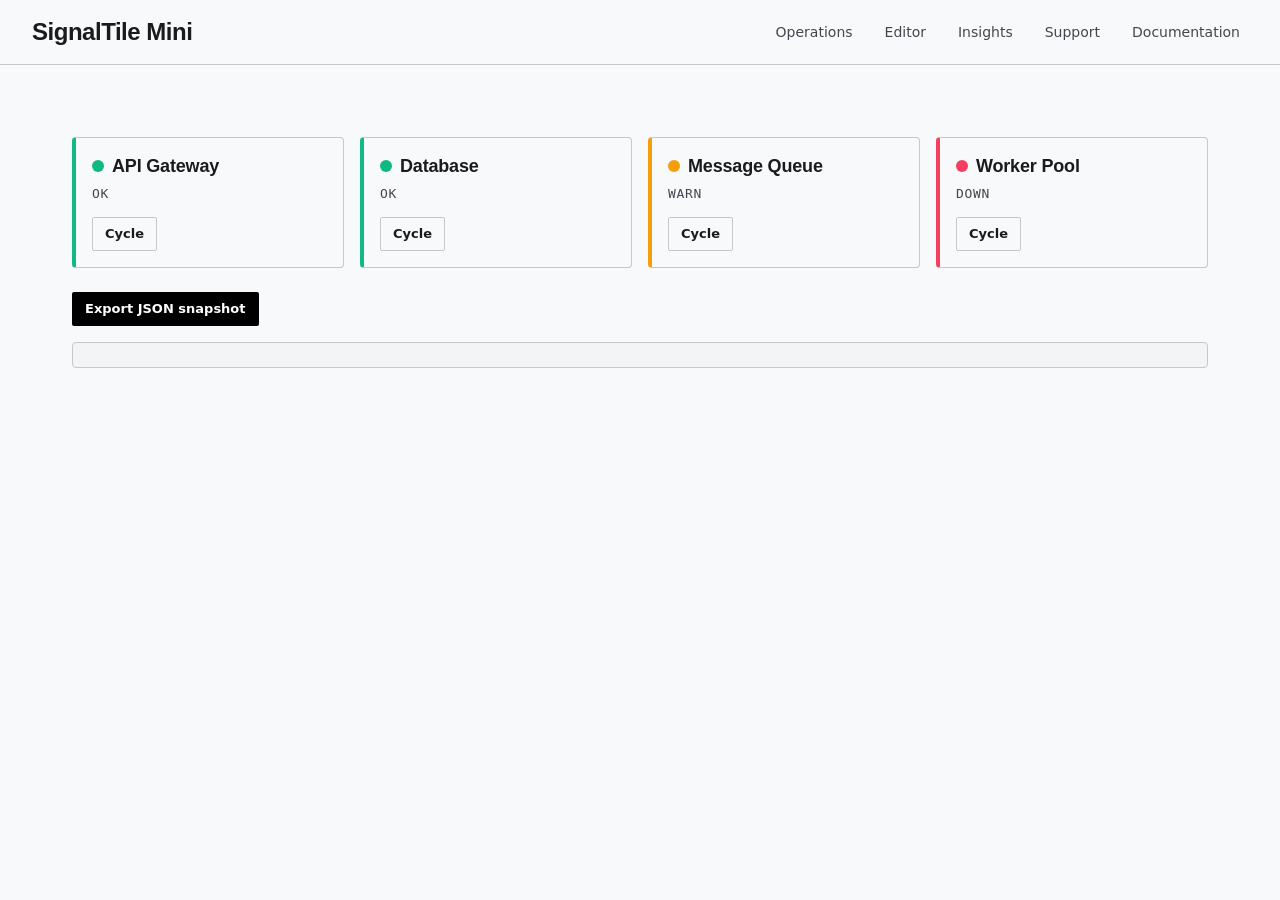
<file: index.html>
<!doctype html>
<html lang="en">
  <head>
    <meta charset="UTF-8" />
    <meta name="viewport" content="width=device-width, initial-scale=1.0" />
    <title>SignalTile Mini</title>
    <link rel="stylesheet" href="assets/css/styles.css" />
  </head>
  <body>
    <main data-setfarm-root="baseline" data-testid="setfarm-app-root" class="app-shell">
      <header class="app-header">
        <h1>SignalTile Mini</h1>
        <nav class="app-nav" aria-label="Primary">
          <a href="#operations" data-action-id="nav-operations">Operations</a>
          <a href="#editor" data-action-id="nav-editor">Editor</a>
          <a href="insights-signaltile-mini.html" data-action-id="ACT_INSIGHTS">Insights</a>
          <a href="#support" data-action-id="nav-support">Support</a>
          <a href="#documentation" data-action-id="nav-documentation">Documentation</a>
        </nav>
      </header>

      <section class="app-body">
        <div id="status-banner" class="status-banner" role="status" aria-live="polite"></div>

        <section id="tile-panel" class="tile-panel" aria-label="Signal tiles">
          <!-- Tiles are rendered by app.js -->
        </section>

        <section class="app-actions">
          <button type="button" class="btn btn-primary" data-action-id="export-summary">Export JSON snapshot</button>
        </section>

        <pre id="snapshot-output" class="snapshot-output" aria-live="polite"></pre>
      </section>
    </main>

    <script src="assets/js/signaltile-mini.state.js" defer></script>
    <script src="assets/js/signaltile-mini.storage.js" defer></script>
    <script src="assets/js/app.js" defer></script>
    <script src="assets/js/test-bridge.js" defer></script>
  </body>
</html>
</file>
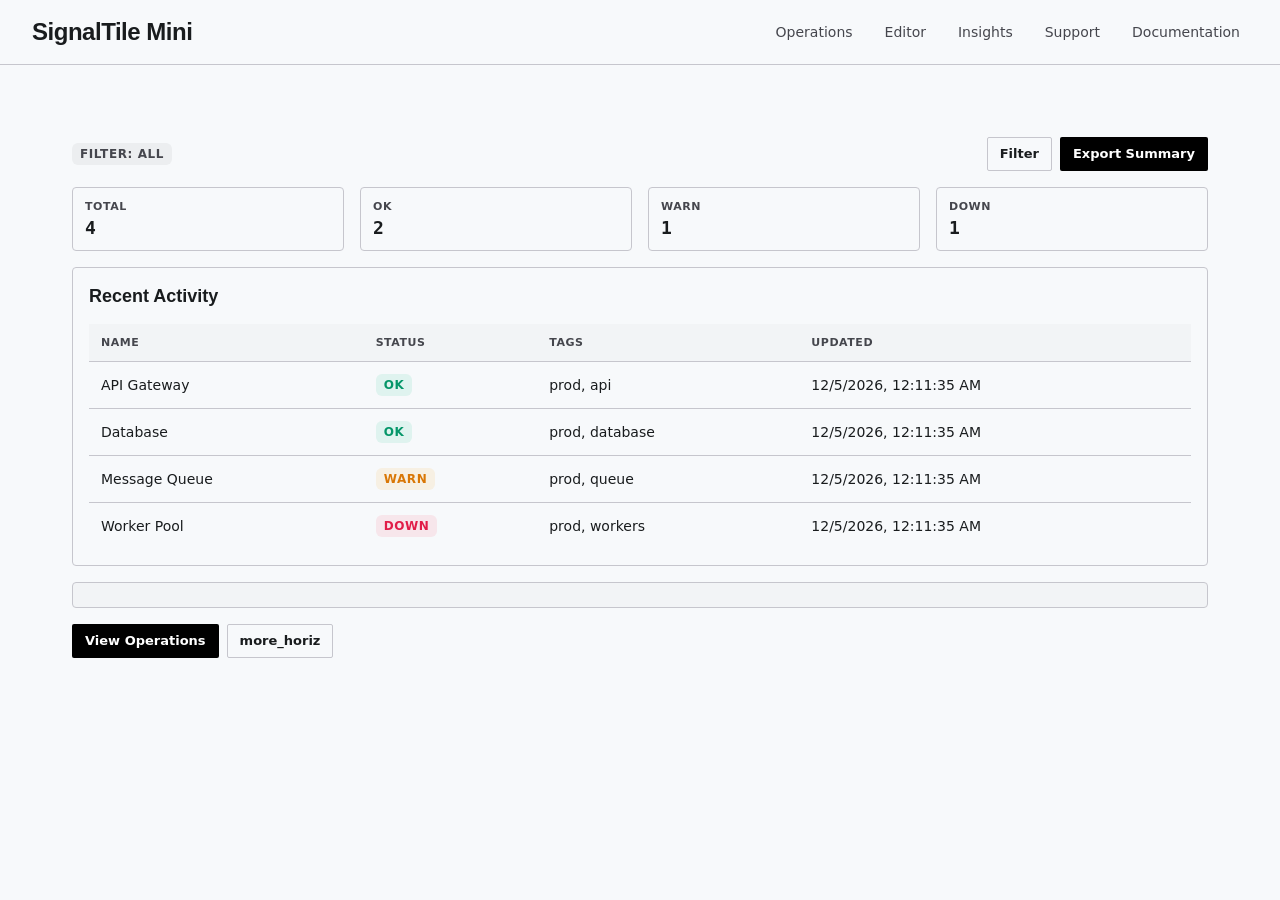
<file: insights-signaltile-mini.html>
<!doctype html>
<html lang="en">
  <head>
    <meta charset="UTF-8" />
    <meta name="viewport" content="width=device-width, initial-scale=1.0" />
    <title>Insights - SignalTile Mini</title>
    <link rel="stylesheet" href="assets/css/styles.css" />
    <style>
      .insights-toolbar {
        display: flex;
        flex-wrap: wrap;
        gap: var(--spacing-unit-4, 1rem);
        align-items: center;
        justify-content: space-between;
        margin-bottom: var(--spacing-unit-4, 1rem);
      }

      .insights-actions {
        display: flex;
        gap: var(--spacing-unit-2, 0.5rem);
        flex-wrap: wrap;
      }

      .insights-summary {
        display: grid;
        grid-template-columns: repeat(auto-fit, minmax(120px, 1fr));
        gap: var(--spacing-unit-4, 1rem);
        margin-bottom: var(--spacing-unit-4, 1rem);
      }

      .metric-card {
        background: var(--color-surface, #ffffff);
        border: 1px solid var(--color-outline-variant, #c6c6c6);
        border-radius: var(--radius-lg, 0.25rem);
        padding: var(--spacing-unit-3, 0.75rem);
      }

      .metric-label {
        display: block;
        font-size: 11px;
        font-weight: 700;
        letter-spacing: 0.05em;
        text-transform: uppercase;
        color: var(--color-on-surface-variant, #45464d);
      }

      .metric-value {
        display: block;
        font-family: var(--font-label-mono, "JetBrains Mono"), monospace;
        font-size: 18px;
        font-weight: 600;
        margin-top: var(--spacing-unit-1, 0.25rem);
      }

      .insights-panel {
        background: var(--color-surface, #ffffff);
        border: 1px solid var(--color-outline-variant, #c6c6c6);
        border-radius: var(--radius-lg, 0.25rem);
        padding: var(--spacing-unit-4, 1rem);
        margin-bottom: var(--spacing-unit-4, 1rem);
      }

      .insights-panel h2 {
        margin: 0 0 var(--spacing-unit-4, 1rem);
        font-family: var(--font-headline-md, Geist), sans-serif;
        font-size: 18px;
        font-weight: 600;
        line-height: 24px;
      }

      .filter-badge {
        display: inline-flex;
        align-items: center;
        padding: var(--spacing-unit-1, 0.25rem) var(--spacing-unit-2, 0.5rem);
        border-radius: var(--radius-md, 0.375rem);
        font-size: 12px;
        font-weight: 600;
        text-transform: uppercase;
        letter-spacing: 0.05em;
        background: var(--color-surface-container, #eceef0);
        color: var(--color-on-surface-variant, #45464d);
      }

      .activity-table {
        width: 100%;
        border-collapse: collapse;
      }

      .activity-table th,
      .activity-table td {
        padding: var(--spacing-unit-3, 0.75rem);
        text-align: left;
        border-bottom: 1px solid var(--color-outline-variant, #c6c6c6);
        font-size: 14px;
      }

      .activity-table th {
        font-size: 11px;
        font-weight: 700;
        letter-spacing: 0.05em;
        text-transform: uppercase;
        color: var(--color-on-surface-variant, #45464d);
        background: var(--color-surface-container-low, #f2f4f6);
      }

      .activity-table tr:last-child td {
        border-bottom: none;
      }

      .status-badge {
        display: inline-flex;
        align-items: center;
        padding: var(--spacing-unit-1, 0.25rem) var(--spacing-unit-2, 0.5rem);
        border-radius: var(--radius-md, 0.375rem);
        font-size: 12px;
        font-weight: 600;
        text-transform: uppercase;
        letter-spacing: 0.05em;
      }

      .status-badge.status-ok {
        background: rgba(16, 185, 129, 0.1);
        color: #059669;
      }

      .status-badge.status-warn {
        background: rgba(245, 158, 11, 0.1);
        color: #d97706;
      }

      .status-badge.status-down {
        background: rgba(244, 63, 94, 0.1);
        color: #e11d48;
      }

      .empty-state {
        text-align: center;
        color: var(--color-on-surface-variant, #45464d);
        padding: var(--spacing-unit-6, 1.5rem);
      }

      .insights-export {
        background: var(--color-surface-container-low, #f2f4f6);
        border: 1px solid var(--color-outline-variant, #c6c6c6);
        border-radius: var(--radius-lg, 0.25rem);
        padding: var(--spacing-unit-3, 0.75rem);
        font-family: var(--font-label-mono, "JetBrains Mono"), monospace;
        font-size: 12px;
        line-height: 16px;
        max-height: 320px;
        overflow: auto;
        white-space: pre-wrap;
        margin-bottom: var(--spacing-unit-4, 1rem);
      }

      .insights-bottom-actions {
        display: flex;
        gap: var(--spacing-unit-2, 0.5rem);
        flex-wrap: wrap;
      }
    </style>
  </head>
  <body>
    <main data-setfarm-root="insights" data-testid="setfarm-app-root" class="app-shell">
      <header class="app-header">
        <h1>SignalTile Mini</h1>
        <nav class="app-nav" aria-label="Primary">
          <a href="record-operations-signaltile-mini.html" data-action-id="ACT_OPERATIONS">Operations</a>
          <a href="record-editor-signaltile-mini.html" data-action-id="ACT_EDITOR">Editor</a>
          <a href="insights-signaltile-mini.html" data-action-id="ACT_INSIGHTS">Insights</a>
          <a href="index.html#support" data-action-id="ACT_SUPPORT">Support</a>
          <a href="index.html#documentation" data-action-id="ACT_DOCUMENTATION">Documentation</a>
        </nav>
      </header>

      <section class="app-body">
        <div id="status-banner" class="status-banner" role="status" aria-live="polite"></div>

        <section class="insights-toolbar" aria-label="Insights toolbar">
          <div>
            <span class="filter-badge" id="active-filter">Filter: all</span>
          </div>
          <div class="insights-actions">
            <button type="button" class="btn btn-secondary" data-action-id="ACT_FILTER_INSIGHTS">Filter</button>
            <button type="button" class="btn btn-primary" data-action-id="ACT_EXPORT_SUMMARY">Export Summary</button>
          </div>
        </section>

        <section class="insights-summary" aria-label="Insights summary">
          <div class="metric-card">
            <span class="metric-label">Total</span>
            <span id="metric-total" class="metric-value">0</span>
          </div>
          <div class="metric-card">
            <span class="metric-label">OK</span>
            <span id="metric-ok" class="metric-value">0</span>
          </div>
          <div class="metric-card">
            <span class="metric-label">Warn</span>
            <span id="metric-warn" class="metric-value">0</span>
          </div>
          <div class="metric-card">
            <span class="metric-label">Down</span>
            <span id="metric-down" class="metric-value">0</span>
          </div>
        </section>

        <section class="insights-panel" aria-labelledby="activity-title">
          <h2 id="activity-title">Recent Activity</h2>
          <table class="activity-table">
            <thead>
              <tr>
                <th>Name</th>
                <th>Status</th>
                <th>Tags</th>
                <th>Updated</th>
              </tr>
            </thead>
            <tbody id="activity-body">
              <!-- Rows rendered by insights.js -->
            </tbody>
          </table>
        </section>

        <pre id="insights-export-output" class="insights-export" aria-live="polite"></pre>

        <section class="insights-bottom-actions" aria-label="Insights footer actions">
          <button type="button" class="btn btn-primary" data-action-id="ACT_VIEW_OPERATIONS">View Operations</button>
          <button type="button" class="btn btn-secondary" data-action-id="ACT_MORE_INSIGHTS" aria-label="More options">more_horiz</button>
        </section>
      </section>
    </main>

    <script src="assets/js/us-002/act_create_record.js" defer></script>
    <script src="assets/js/us-003/act_filter_insights.js" defer></script>
    <script src="assets/js/us-003/act_export_summary.js" defer></script>
    <script>
      (function () {
        'use strict';

        function $(selector) { return document.querySelector(selector); }

        function escapeHtml(text) {
          if (text === null || text === undefined) return '';
          return String(text)
            .replace(/&/g, '&amp;')
            .replace(/</g, '&lt;')
            .replace(/>/g, '&gt;')
            .replace(/"/g, '&quot;')
            .replace(/'/g, '&#39;');
        }

        function formatDate(timestamp) {
          if (!timestamp) return '-';
          var date = new Date(timestamp);
          if (isNaN(date.getTime())) return '-';
          return date.toLocaleString();
        }

        function getFilter() {
          return (window.SignalTileInsightsState && window.SignalTileInsightsState.filter) || 'all';
        }

        function getRecords() {
          if (window.SignalTileRecords && typeof window.SignalTileRecords.getState === 'function') {
            var state = window.SignalTileRecords.getState();
            return (state && state.records) || [];
          }
          return [];
        }

        function render() {
          var records = getRecords();
          var filter = getFilter();

          var counts = { ok: 0, warn: 0, down: 0 };
          records.forEach(function (r) {
            if (counts[r.status] != null) {
              counts[r.status] += 1;
            }
          });

          $('#metric-total').textContent = records.length;
          $('#metric-ok').textContent = counts.ok;
          $('#metric-warn').textContent = counts.warn;
          $('#metric-down').textContent = counts.down;

          $('#active-filter').textContent = 'Filter: ' + filter;

          var filtered = records;
          if (filter !== 'all') {
            filtered = records.filter(function (r) { return r.status === filter; });
          }

          var tbody = $('#activity-body');
          tbody.textContent = '';
          if (filtered.length === 0) {
            var emptyTr = document.createElement('tr');
            var emptyTd = document.createElement('td');
            emptyTd.setAttribute('colspan', '4');
            emptyTd.className = 'empty-state';
            emptyTd.textContent = 'No records match the current filter.';
            emptyTr.appendChild(emptyTd);
            tbody.appendChild(emptyTr);
          } else {
            var sorted = filtered.slice().sort(function (a, b) {
              return (b.updatedAt || 0) - (a.updatedAt || 0);
            });
            sorted.forEach(function (r) {
              var tr = document.createElement('tr');
              tr.setAttribute('data-record-id', r.id);

              var tdName = document.createElement('td');
              tdName.textContent = r.name || '';
              tr.appendChild(tdName);

              var tdStatus = document.createElement('td');
              var statusSpan = document.createElement('span');
              statusSpan.className = 'status-badge status-' + (r.status || '');
              statusSpan.textContent = r.status || '';
              tdStatus.appendChild(statusSpan);
              tr.appendChild(tdStatus);

              var tdTags = document.createElement('td');
              tdTags.textContent = r.tags || '';
              tr.appendChild(tdTags);

              var tdUpdated = document.createElement('td');
              tdUpdated.textContent = formatDate(r.updatedAt);
              tr.appendChild(tdUpdated);

              tbody.appendChild(tr);
            });
          }
        }

        function renderStatus(message, isError) {
          var banner = $('#status-banner');
          if (message) {
            banner.textContent = message;
            banner.className = isError ? 'status-banner status-banner--error' : 'status-banner';
          } else {
            banner.textContent = '';
            banner.className = 'status-banner';
          }
        }

        function bind() {
          document.body.addEventListener('click', function (event) {
            var target = event.target.closest('[data-action-id]');
            var actionId = target && target.getAttribute('data-action-id');
            if (!actionId) return;

            if (actionId === 'ACT_FILTER_INSIGHTS') {
              event.preventDefault();
              if (window.SignalTileActions && window.SignalTileActions.filterInsights) {
                window.SignalTileActions.filterInsights();
              }
              renderStatus('Filter set to ' + getFilter());
              return;
            }

            if (actionId === 'ACT_EXPORT_SUMMARY') {
              event.preventDefault();
              if (window.SignalTileActions && window.SignalTileActions.exportInsightsSummary) {
                var summary = window.SignalTileActions.exportInsightsSummary();
                $('#insights-export-output').textContent = JSON.stringify(summary, null, 2);
                renderStatus('Insights summary exported');
              }
              return;
            }

            if (actionId === 'ACT_VIEW_OPERATIONS') {
              event.preventDefault();
              window.location.href = 'record-operations-signaltile-mini.html';
              return;
            }

            if (actionId === 'ACT_MORE_INSIGHTS') {
              event.preventDefault();
              renderStatus('More options menu opened');
              return;
            }
          });
        }

        function init() {
          window.SignalTileInsightsRender = render;
          render();
          bind();

          window.app = {
            getState: function () {
              return {
                filter: getFilter(),
                records: getRecords()
              };
            },
            filterInsights: function (criteria) {
              if (window.SignalTileActions && window.SignalTileActions.filterInsights) {
                return window.SignalTileActions.filterInsights(criteria);
              }
              return null;
            },
            exportInsightsSummary: function () {
              if (window.SignalTileActions && window.SignalTileActions.exportInsightsSummary) {
                return window.SignalTileActions.exportInsightsSummary();
              }
              return null;
            }
          };

          window.setfarmStaticReady = true;
        }

        document.addEventListener('DOMContentLoaded', init);
      })();
    </script>
  </body>
</html>
</file>
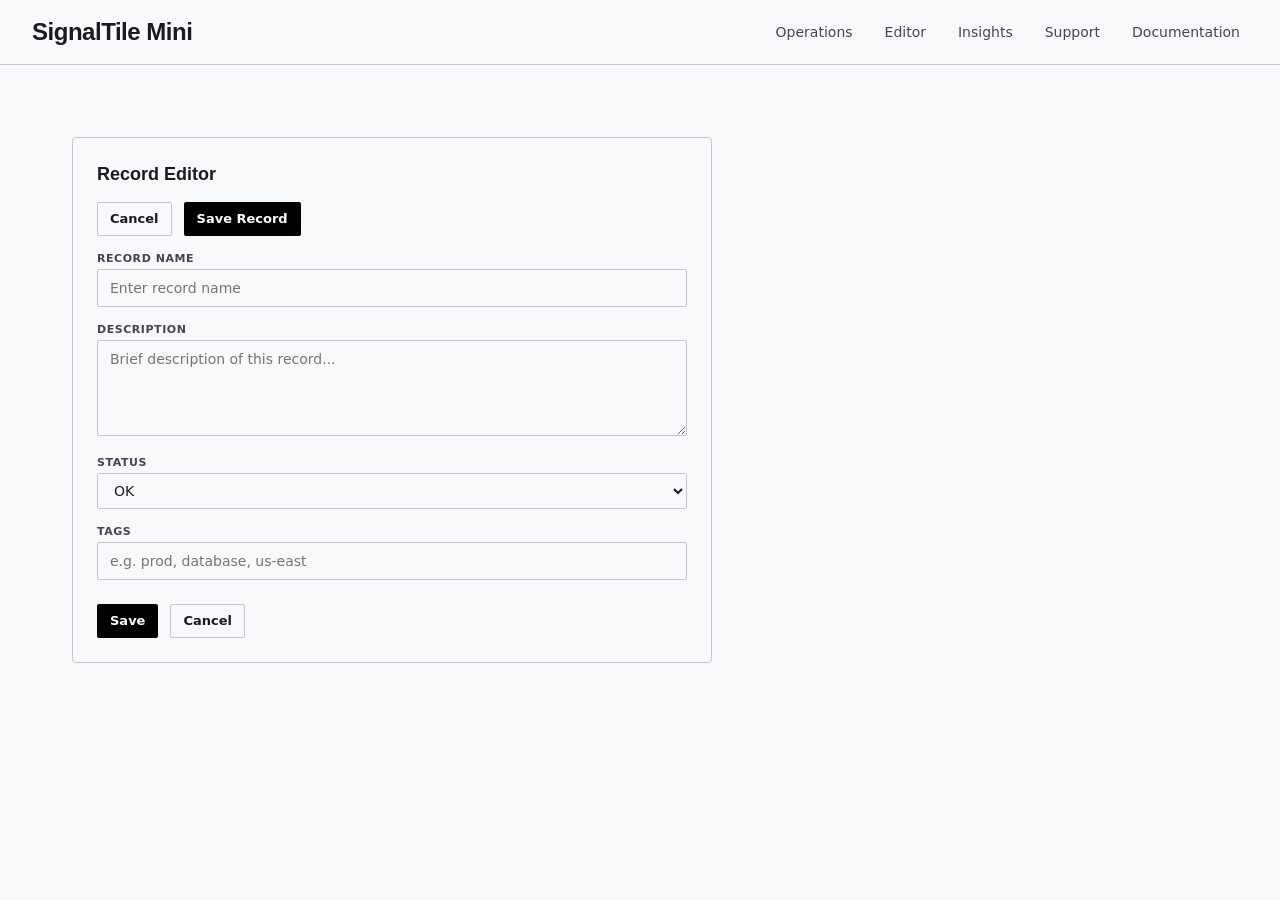
<file: record-editor-signaltile-mini.html>
<!doctype html>
<html lang="en">
  <head>
    <meta charset="UTF-8" />
    <meta name="viewport" content="width=device-width, initial-scale=1.0" />
    <title>Record Editor - SignalTile Mini</title>
    <link rel="stylesheet" href="assets/css/styles.css" />
    <style>
      .editor-card {
        background: var(--color-surface, #ffffff);
        border: 1px solid var(--color-outline-variant, #c6c6cd);
        border-radius: var(--radius-lg, 0.25rem);
        padding: var(--spacing-unit-6, 1.5rem);
        max-width: 640px;
      }

      .editor-card h2 {
        margin: 0 0 var(--spacing-unit-4, 1rem);
        font-family: var(--font-headline-md, Geist), sans-serif;
        font-size: 18px;
        font-weight: 600;
        line-height: 24px;
      }

      .form-group {
        margin-bottom: var(--spacing-unit-4, 1rem);
      }

      .form-group label {
        display: block;
        font-size: 11px;
        font-weight: 700;
        letter-spacing: 0.05em;
        text-transform: uppercase;
        color: var(--color-on-surface-variant, #45464d);
        margin-bottom: var(--spacing-unit-1, 0.25rem);
      }

      .input,
      .select,
      .textarea {
        width: 100%;
        padding: var(--spacing-unit-2, 0.5rem) var(--spacing-unit-3, 0.75rem);
        font-family: inherit;
        font-size: 14px;
        line-height: 20px;
        border: 1px solid var(--color-outline-variant, #c6c6cd);
        border-radius: var(--radius-DEFAULT, 0.125rem);
        background: var(--color-surface, #ffffff);
        color: var(--color-on-surface, #191c1e);
      }

      .input:focus,
      .select:focus,
      .textarea:focus {
        outline: none;
        border-color: var(--color-on-surface, #191c1e);
        box-shadow: 0 0 0 2px rgba(25, 28, 30, 0.08);
      }

      .textarea {
        min-height: 96px;
        resize: vertical;
      }

      .form-actions {
        display: flex;
        gap: var(--spacing-unit-3, 0.75rem);
        margin-top: var(--spacing-unit-6, 1.5rem);
      }

      .editor-top-actions {
        margin-top: 0;
        margin-bottom: var(--spacing-unit-4, 1rem);
      }

      .validation-message {
        color: var(--color-on-error-container, #93000a);
        font-size: 13px;
        margin-top: var(--spacing-unit-1, 0.25rem);
      }

      .unsaved-indicator {
        font-size: 13px;
        color: var(--color-on-surface-variant, #45464d);
        margin-bottom: var(--spacing-unit-4, 1rem);
      }
    </style>
  </head>
  <body>
    <main data-setfarm-root="record-editor" data-testid="setfarm-app-root" class="app-shell">
      <header class="app-header">
        <h1>SignalTile Mini</h1>
        <nav class="app-nav" aria-label="Primary">
          <a href="record-operations-signaltile-mini.html" data-action-id="ACT_OPERATIONS">Operations</a>
          <a href="record-editor-signaltile-mini.html" data-action-id="nav-editor">Editor</a>
          <a href="index.html#insights" data-action-id="ACT_INSIGHTS">Insights</a>
          <a href="index.html#support" data-action-id="nav-support">Support</a>
          <a href="index.html#documentation" data-action-id="nav-documentation">Documentation</a>
        </nav>
      </header>

      <section class="app-body">
        <div id="status-banner" class="status-banner" role="status" aria-live="polite"></div>

        <section class="editor-card" aria-labelledby="editor-title">
          <h2 id="editor-title">Record Editor</h2>
          <p id="unsaved-indicator" class="unsaved-indicator" aria-live="polite"></p>

          <div class="form-actions editor-top-actions">
            <button type="button" class="btn btn-secondary" data-action-id="ACT_CANCEL_EDIT_TOP">Cancel</button>
            <button type="button" class="btn btn-primary" data-action-id="ACT_SAVE_RECORD_TOP">Save Record</button>
          </div>

          <form id="record-form" novalidate>
            <input type="hidden" id="record-id" />

            <div class="form-group">
              <label for="record-name">Record name</label>
              <input
                id="record-name"
                type="text"
                class="input"
                placeholder="Enter record name"
                required
                data-action-id="ACT_EDIT_NAME"
              />
              <div id="name-validation" class="validation-message" role="alert"></div>
            </div>

            <div class="form-group">
              <label for="record-description">Description</label>
              <textarea
                id="record-description"
                class="textarea"
                placeholder="Brief description of this record..."
                data-action-id="ACT_EDIT_DESCRIPTION"
              ></textarea>
            </div>

            <div class="form-group">
              <label for="record-status">Status</label>
              <select id="record-status" class="select" data-action-id="ACT_EDIT_STATUS">
                <option value="ok">OK</option>
                <option value="warn">Warn</option>
                <option value="down">Down</option>
              </select>
            </div>

            <div class="form-group">
              <label for="record-tags">Tags</label>
              <input
                id="record-tags"
                type="text"
                class="input"
                placeholder="e.g. prod, database, us-east"
                data-action-id="ACT_EDIT_TAGS"
              />
            </div>

            <div class="form-actions">
              <button type="submit" class="btn btn-primary" data-action-id="ACT_SAVE_RECORD">Save</button>
              <button type="button" class="btn btn-secondary" data-action-id="ACT_CANCEL_EDIT">Cancel</button>
            </div>
          </form>
        </section>
      </section>
    </main>

    <script src="assets/js/us-002/act_create_record.js" defer></script>
    <script src="assets/js/us-002/act_save_record.js" defer></script>
    <script src="assets/js/us-002/act_cancel_edit.js" defer></script>
    <script>
      (function () {
        'use strict';

        function $(selector) { return document.querySelector(selector); }

        var original = null;
        var isDirty = false;

        function parseParams() {
          var params = {};
          var search = window.location.search;
          if (!search) return params;
          search.slice(1).split('&').forEach(function (pair) {
            var parts = pair.split('=');
            try {
              var key = decodeURIComponent(parts[0]);
              var val = decodeURIComponent(parts[1] || '');
              params[key] = val;
            } catch (e) {
              // Ignore malformed parameters
            }
          });
          return params;
        }

        function markDirty() {
          isDirty = true;
          $('#unsaved-indicator').textContent = 'Unsaved changes';
        }

        function clearDirty() {
          isDirty = false;
          $('#unsaved-indicator').textContent = '';
        }

        function loadRecord() {
          var params = parseParams();
          var record = null;

          if (params.mode === 'edit' && params.id && window.SignalTileRecords) {
            window.SignalTileRecords.selectRecord(params.id);
            record = window.SignalTileRecords.getSelectedRecord();
          }

          if (!record && window.SignalTileRecords) {
            record = window.SignalTileRecords.getSelectedRecord();
          }

          if (record) {
            $('#record-id').value = record.id;
            $('#record-name').value = record.name;
            $('#record-description').value = record.description || '';
            $('#record-status').value = record.status;
            $('#record-tags').value = record.tags || '';
          } else {
            $('#record-id').value = '';
            $('#record-name').value = '';
            $('#record-description').value = '';
            $('#record-status').value = 'ok';
            $('#record-tags').value = '';
          }

          original = {
            id: $('#record-id').value,
            name: $('#record-name').value,
            description: $('#record-description').value,
            status: $('#record-status').value,
            tags: $('#record-tags').value
          };
          clearDirty();
        }

        function validate() {
          var name = $('#record-name').value.trim();
          var nameValidation = $('#name-validation');
          if (!name) {
            nameValidation.textContent = 'Record name is required.';
            return false;
          }
          nameValidation.textContent = '';
          return true;
        }

        function save() {
          if (!validate()) return false;
          var data = {
            id: $('#record-id').value,
            name: $('#record-name').value.trim(),
            description: $('#record-description').value.trim(),
            status: $('#record-status').value,
            tags: $('#record-tags').value.trim()
          };
          var result = window.SignalTileActions.saveRecord(data);
          clearDirty();
          renderStatus();
          return result;
        }

        function cancel() {
          if (isDirty && !confirm('You have unsaved changes. Are you sure you want to cancel?')) {
            return;
          }
          window.SignalTileActions.cancelEdit();
          clearDirty();
          window.location.href = 'record-operations-signaltile-mini.html';
        }

        function renderStatus() {
          var banner = $('#status-banner');
          if (!window.SignalTileRecords) return;
          var state = window.SignalTileRecords.getState();
          if (state.loadError) {
            banner.textContent = state.loadError;
            banner.className = 'status-banner status-banner--error';
          } else {
            banner.textContent = '';
            banner.className = 'status-banner';
          }
        }

        function bind() {
          var form = $('#record-form');
          form.addEventListener('submit', function (event) {
            event.preventDefault();
            if (save()) {
              window.location.href = 'record-operations-signaltile-mini.html';
            }
          });

          $('#record-name').addEventListener('input', markDirty);
          $('#record-description').addEventListener('input', markDirty);
          $('#record-status').addEventListener('change', markDirty);
          $('#record-tags').addEventListener('input', markDirty);

          document.body.addEventListener('click', function (event) {
            var target = event.target.closest('[data-action-id]');
            var actionId = target && target.getAttribute('data-action-id');
            if (actionId === 'ACT_CANCEL_EDIT' || actionId === 'ACT_CANCEL_EDIT_TOP') {
              event.preventDefault();
              cancel();
            }
            if (actionId === 'ACT_SAVE_RECORD_TOP') {
              event.preventDefault();
              if (save()) {
                window.location.href = 'record-operations-signaltile-mini.html';
              }
            }
          });
        }

        function init() {
          loadRecord();
          bind();
          renderStatus();

          window.app = {
            getState: function () {
              return window.SignalTileRecords ? window.SignalTileRecords.getState() : {};
            },
            saveRecord: function (data) { return window.SignalTileActions.saveRecord(data); },
            cancelEdit: function () { return window.SignalTileActions.cancelEdit(); }
          };

          window.setfarmStaticReady = true;
        }

        document.addEventListener('DOMContentLoaded', init);
      })();
    </script>
  </body>
</html>
</file>
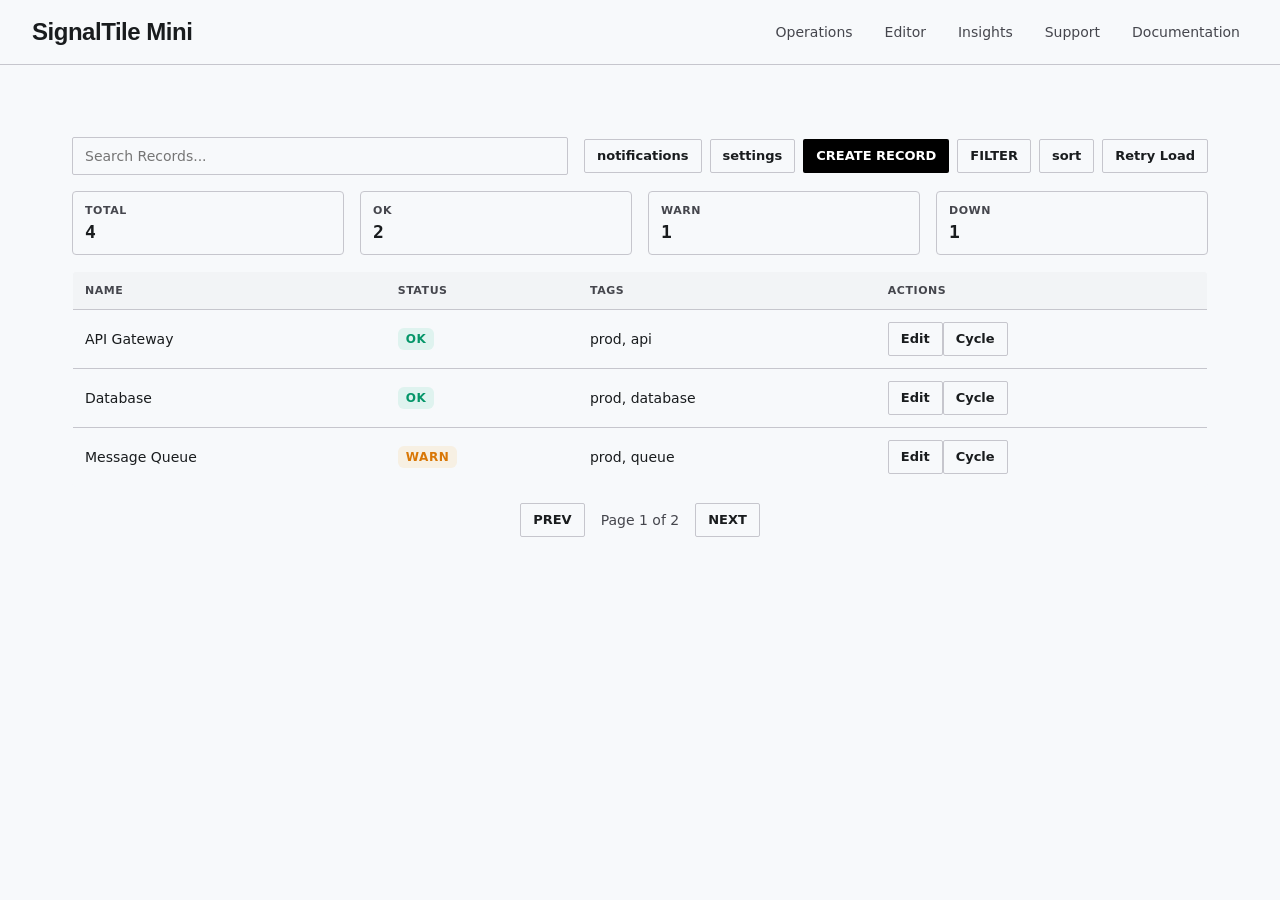
<file: record-operations-signaltile-mini.html>
<!doctype html>
<html lang="en">
  <head>
    <meta charset="UTF-8" />
    <meta name="viewport" content="width=device-width, initial-scale=1.0" />
    <title>Record Operations - SignalTile Mini</title>
    <link rel="stylesheet" href="assets/css/styles.css" />
    <style>
      .ops-toolbar {
        display: flex;
        flex-wrap: wrap;
        gap: var(--spacing-unit-4, 1rem);
        align-items: center;
        justify-content: space-between;
        margin-bottom: var(--spacing-unit-4, 1rem);
      }

      .ops-search {
        flex: 1 1 240px;
      }

      .ops-search .input {
        width: 100%;
        padding: var(--spacing-unit-2, 0.5rem) var(--spacing-unit-3, 0.75rem);
        font-family: inherit;
        font-size: 14px;
        line-height: 20px;
        border: 1px solid var(--color-outline-variant, #c6c6cd);
        border-radius: var(--radius-DEFAULT, 0.125rem);
        background: var(--color-surface, #ffffff);
        color: var(--color-on-surface, #191c1e);
      }

      .ops-search .input:focus {
        outline: none;
        border-color: var(--color-on-surface, #191c1e);
        box-shadow: 0 0 0 2px rgba(25, 28, 30, 0.08);
      }

      .ops-actions {
        display: flex;
        gap: var(--spacing-unit-2, 0.5rem);
        flex-wrap: wrap;
      }

      .ops-summary {
        display: grid;
        grid-template-columns: repeat(auto-fit, minmax(120px, 1fr));
        gap: var(--spacing-unit-4, 1rem);
        margin-bottom: var(--spacing-unit-4, 1rem);
      }

      .metric-card {
        background: var(--color-surface, #ffffff);
        border: 1px solid var(--color-outline-variant, #c6c6cd);
        border-radius: var(--radius-lg, 0.25rem);
        padding: var(--spacing-unit-3, 0.75rem);
      }

      .metric-label {
        display: block;
        font-size: 11px;
        font-weight: 700;
        letter-spacing: 0.05em;
        text-transform: uppercase;
        color: var(--color-on-surface-variant, #45464d);
      }

      .metric-value {
        display: block;
        font-family: var(--font-label-mono, "JetBrains Mono"), monospace;
        font-size: 18px;
        font-weight: 600;
        margin-top: var(--spacing-unit-1, 0.25rem);
      }

      .records-table {
        width: 100%;
        border-collapse: collapse;
        background: var(--color-surface, #ffffff);
        border: 1px solid var(--color-outline-variant, #c6c6cd);
        border-radius: var(--radius-lg, 0.25rem);
        margin-bottom: var(--spacing-unit-4, 1rem);
        overflow: hidden;
      }

      .records-table th,
      .records-table td {
        padding: var(--spacing-unit-3, 0.75rem);
        text-align: left;
        border-bottom: 1px solid var(--color-outline-variant, #c6c6cd);
        font-size: 14px;
      }

      .records-table th {
        font-size: 11px;
        font-weight: 700;
        letter-spacing: 0.05em;
        text-transform: uppercase;
        color: var(--color-on-surface-variant, #45464d);
        background: var(--color-surface-container-low, #f2f4f6);
      }

      .records-table tr:last-child td {
        border-bottom: none;
      }

      .status-badge {
        display: inline-flex;
        align-items: center;
        padding: var(--spacing-unit-1, 0.25rem) var(--spacing-unit-2, 0.5rem);
        border-radius: var(--radius-md, 0.375rem);
        font-size: 12px;
        font-weight: 600;
        text-transform: uppercase;
        letter-spacing: 0.05em;
      }

      .status-badge.status-ok {
        background: rgba(16, 185, 129, 0.1);
        color: #059669;
      }

      .status-badge.status-warn {
        background: rgba(245, 158, 11, 0.1);
        color: #d97706;
      }

      .status-badge.status-down {
        background: rgba(244, 63, 94, 0.1);
        color: #e11d48;
      }

      .empty-state {
        text-align: center;
        color: var(--color-on-surface-variant, #45464d);
        padding: var(--spacing-unit-6, 1.5rem);
      }

      .ops-pagination {
        display: flex;
        align-items: center;
        justify-content: center;
        gap: var(--spacing-unit-4, 1rem);
      }

      .page-info {
        font-size: 14px;
        color: var(--color-on-surface-variant, #45464d);
      }
    </style>
  </head>
  <body>
    <main data-setfarm-root="record-operations" data-testid="setfarm-app-root" class="app-shell">
      <header class="app-header">
        <h1>SignalTile Mini</h1>
        <nav class="app-nav" aria-label="Primary">
          <a href="record-operations-signaltile-mini.html" data-action-id="nav-operations">Operations</a>
          <a href="record-editor-signaltile-mini.html" data-action-id="nav-editor">Editor</a>
          <a href="insights-signaltile-mini.html" data-action-id="nav-insights">Insights</a>
          <a href="index.html#support" data-action-id="nav-support">Support</a>
          <a href="index.html#documentation" data-action-id="nav-documentation">Documentation</a>
        </nav>
      </header>

      <section class="app-body">
        <div id="status-banner" class="status-banner" role="status" aria-live="polite"></div>

        <section class="ops-toolbar" aria-label="Record operations toolbar">
          <div class="ops-search">
            <input
              id="search-records"
              type="text"
              class="input"
              placeholder="Search Records..."
              aria-label="Search Records"
              data-action-id="ACT_SEARCH_RECORDS"
            />
          </div>
          <div class="ops-actions">
            <button type="button" class="btn btn-secondary" data-action-id="ACT_NOTIFICATIONS">notifications</button>
            <button type="button" class="btn btn-secondary" data-action-id="ACT_SETTINGS">settings</button>
            <button type="button" class="btn btn-primary" data-action-id="ACT_CREATE_RECORD">CREATE RECORD</button>
            <button type="button" class="btn btn-secondary" data-action-id="ACT_FILTER_RECORDS">FILTER</button>
            <button type="button" class="btn btn-secondary" data-action-id="ACT_SORT_RECORDS">sort</button>
            <button type="button" class="btn btn-secondary" data-action-id="ACT_RETRY_LOAD">Retry Load</button>
          </div>
        </section>

        <section class="ops-summary" aria-label="Record summary">
          <div class="metric-card">
            <span class="metric-label">Total</span>
            <span id="metric-total" class="metric-value">0</span>
          </div>
          <div class="metric-card">
            <span class="metric-label">OK</span>
            <span id="metric-ok" class="metric-value">0</span>
          </div>
          <div class="metric-card">
            <span class="metric-label">Warn</span>
            <span id="metric-warn" class="metric-value">0</span>
          </div>
          <div class="metric-card">
            <span class="metric-label">Down</span>
            <span id="metric-down" class="metric-value">0</span>
          </div>
        </section>

        <section class="ops-list" aria-label="Records">
          <table class="records-table">
            <thead>
              <tr>
                <th>Name</th>
                <th>Status</th>
                <th>Tags</th>
                <th>Actions</th>
              </tr>
            </thead>
            <tbody id="records-body">
              <!-- Rows rendered by operations.js -->
            </tbody>
          </table>
        </section>

        <nav class="ops-pagination" aria-label="Record pagination">
          <button type="button" class="btn btn-secondary" data-action-id="ACT_PAGE_PREV">PREV</button>
          <span id="page-info" class="page-info">Page 1 of 1</span>
          <button type="button" class="btn btn-secondary" data-action-id="ACT_PAGE_NEXT">NEXT</button>
        </nav>
      </section>
    </main>

    <script src="assets/js/us-002/act_create_record.js" defer></script>
    <script src="assets/js/us-002/act_search_records.js" defer></script>
    <script src="assets/js/us-002/act_select_record.js" defer></script>
    <script src="assets/js/us-002/act_retry_load.js" defer></script>
    <script>
      (function () {
        'use strict';

        function $(selector) { return document.querySelector(selector); }
        function escapeHtml(text) {
          var div = document.createElement('div');
          div.textContent = text;
          return div.innerHTML.replace(/"/g, '&quot;').replace(/'/g, '&#39;');
        }

        function render() {
          if (!window.SignalTileRecords) return;
          var state = window.SignalTileRecords.getState();
          var records = window.SignalTileRecords.getPagedRecords();
          var totalPages = window.SignalTileRecords.getTotalPages();

          $('#metric-total').textContent = state.records.length;
          $('#metric-ok').textContent = state.records.filter(function (r) { return r.status === 'ok'; }).length;
          $('#metric-warn').textContent = state.records.filter(function (r) { return r.status === 'warn'; }).length;
          $('#metric-down').textContent = state.records.filter(function (r) { return r.status === 'down'; }).length;

          var tbody = $('#records-body');
          if (records.length === 0) {
            tbody.innerHTML = '<tr><td colspan="4" class="empty-state">No records found.</td></tr>';
          } else {
            tbody.innerHTML = records.map(function (r) {
              return (
                '<tr data-record-id="' + escapeHtml(r.id) + '">' +
                  '<td>' + escapeHtml(r.name) + '</td>' +
                  '<td><span class="status-badge status-' + escapeHtml(r.status) + '">' + escapeHtml(r.status) + '</span></td>' +
                  '<td>' + escapeHtml(r.tags || '') + '</td>' +
                  '<td>' +
                    '<button type="button" class="btn btn-secondary" data-action-id="ACT_SELECT_RECORD" data-record-id="' + escapeHtml(r.id) + '">Edit</button>' +
                    '<button type="button" class="btn btn-secondary" data-action-id="ACT_CYCLE_RECORD" data-record-id="' + escapeHtml(r.id) + '">Cycle</button>' +
                  '</td>' +
                '</tr>'
              );
            }).join('');
          }

          $('#page-info').textContent = 'Page ' + (state.page + 1) + ' of ' + totalPages;

          var banner = $('#status-banner');
          if (state.loadError) {
            banner.textContent = state.loadError;
            banner.className = 'status-banner status-banner--error';
          } else {
            banner.textContent = '';
            banner.className = 'status-banner';
          }
        }

        function bind() {
          document.body.addEventListener('click', function (event) {
            var target = event.target.closest('[data-action-id]');
            var actionId = target && target.getAttribute('data-action-id');
            if (!actionId) return;

            if (actionId === 'ACT_CREATE_RECORD') {
              event.preventDefault();
              window.SignalTileRecords.selectRecord(null);
              location.href = 'record-editor-signaltile-mini.html?mode=create';
              return;
            }

            if (actionId === 'ACT_SELECT_RECORD') {
              event.preventDefault();
              var recordId = target.getAttribute('data-record-id');
              window.SignalTileActions.selectRecord(recordId);
              location.href = 'record-editor-signaltile-mini.html?mode=edit&id=' + encodeURIComponent(recordId);
              return;
            }

            if (actionId === 'ACT_CYCLE_RECORD') {
              event.preventDefault();
              var cycleId = target.getAttribute('data-record-id');
              window.SignalTileRecords.cycleRecordStatus(cycleId);
              render();
              return;
            }

            if (actionId === 'ACT_RETRY_LOAD') {
              event.preventDefault();
              window.SignalTileActions.retryLoad();
              render();
              return;
            }

            if (actionId === 'ACT_NOTIFICATIONS' || actionId === 'ACT_SETTINGS' || actionId === 'ACT_FILTER_RECORDS') {
              event.preventDefault();
              var banner = $('#status-banner');
              banner.textContent = actionId.replace('ACT_', '').toLowerCase() + ' clicked';
              banner.className = 'status-banner';
              return;
            }

            if (actionId === 'ACT_PAGE_PREV') {
              event.preventDefault();
              window.SignalTileRecords.setPage(window.SignalTileRecords.getState().page - 1);
              render();
              return;
            }

            if (actionId === 'ACT_PAGE_NEXT') {
              event.preventDefault();
              window.SignalTileRecords.setPage(window.SignalTileRecords.getState().page + 1);
              render();
              return;
            }
          });

          var searchInput = $('#search-records');
          if (searchInput) {
            searchInput.addEventListener('input', function () {
              window.SignalTileActions.searchRecords(searchInput.value);
              render();
            });
          }
        }

        function init() {
          render();
          bind();

          window.app = {
            getState: function () {
              return window.SignalTileRecords ? window.SignalTileRecords.getState() : {};
            },
            createRecord: function (data) { return window.SignalTileActions.createRecord(data); },
            selectRecord: function (id) { return window.SignalTileActions.selectRecord(id); },
            searchRecords: function (q) { return window.SignalTileActions.searchRecords(q); },
            retryLoad: function () { return window.SignalTileActions.retryLoad(); }
          };

          window.setfarmStaticReady = true;
        }

        document.addEventListener('DOMContentLoaded', init);
      })();
    </script>
  </body>
</html>
</file>
<file: assets/css/styles.css>
@import "../../stitch/design-tokens.css";

:root {
  color-scheme: light;
  font-family: var(--font-body-md, Geist), ui-sans-serif, system-ui, -apple-system, BlinkMacSystemFont, "Segoe UI", sans-serif;
  background: var(--color-background, #f7f9fb);
  color: var(--color-on-background, #191c1e);
}

* {
  box-sizing: border-box;
}

body {
  margin: 0;
  min-width: 320px;
  min-height: 100vh;
  background: var(--color-background, #f7f9fb);
  color: var(--color-on-background, #191c1e);
}

.app-shell {
  min-height: 100vh;
  display: flex;
  flex-direction: column;
}

.app-header {
  display: flex;
  align-items: center;
  justify-content: space-between;
  gap: var(--spacing-unit-4, 1rem);
  padding: var(--spacing-unit-4, 1rem) var(--spacing-margin-desktop, 2rem);
  background: var(--color-surface, #ffffff);
  border-bottom: 1px solid var(--color-outline-variant, #c6c6cd);
}

.app-header h1 {
  margin: 0;
  font-family: var(--font-headline-lg, Geist), sans-serif;
  font-size: 24px;
  font-weight: 600;
  line-height: 32px;
  letter-spacing: -0.02em;
}

.app-nav {
  display: flex;
  gap: var(--spacing-unit-4, 1rem);
  flex-wrap: wrap;
}

.app-nav a {
  color: var(--color-on-surface-variant, #45464d);
  text-decoration: none;
  font-size: 14px;
  font-weight: 500;
  padding: var(--spacing-unit-1, 0.25rem) var(--spacing-unit-2, 0.5rem);
  border-radius: var(--radius-DEFAULT, 0.125rem);
}

.app-nav a:hover,
.app-nav a:focus {
  color: var(--color-on-surface, #191c1e);
  background: var(--color-surface-container, #eceef0);
  outline: none;
}

.app-body {
  flex: 1;
  padding: var(--spacing-margin-desktop, 2rem);
  max-width: 1200px;
  width: 100%;
  margin: 0 auto;
}

.status-banner {
  min-height: 1.5rem;
  margin-bottom: var(--spacing-unit-4, 1rem);
  color: var(--color-on-error-container, #93000a);
  font-size: 14px;
}

.status-banner--error {
  padding: var(--spacing-unit-2, 0.5rem) var(--spacing-unit-3, 0.75rem);
  background: var(--color-error-container, #ffdad6);
  border-radius: var(--radius-DEFAULT, 0.125rem);
}

.tile-panel {
  display: grid;
  grid-template-columns: repeat(auto-fit, minmax(220px, 1fr));
  gap: var(--spacing-unit-4, 1rem);
  margin-bottom: var(--spacing-unit-6, 1.5rem);
}

.signal-tile {
  background: var(--color-surface, #ffffff);
  border: 1px solid var(--color-outline-variant, #c6c6cd);
  border-radius: var(--radius-lg, 0.25rem);
  padding: var(--spacing-unit-4, 1rem);
  border-left: 4px solid var(--color-outline, #76777d);
}

.signal-tile.status-ok {
  border-left-color: #10b981;
}

.signal-tile.status-warn {
  border-left-color: #f59e0b;
}

.signal-tile.status-down {
  border-left-color: #f43f5e;
}

.tile-header {
  display: flex;
  align-items: center;
  gap: var(--spacing-unit-2, 0.5rem);
  margin-bottom: var(--spacing-unit-2, 0.5rem);
}

.status-indicator {
  width: 12px;
  height: 12px;
  border-radius: 9999px;
  background: var(--color-outline, #76777d);
  flex-shrink: 0;
}

.status-ok .status-indicator {
  background: #10b981;
}

.status-warn .status-indicator {
  background: #f59e0b;
}

.status-down .status-indicator {
  background: #f43f5e;
}

.tile-label {
  margin: 0;
  font-family: var(--font-headline-md, Geist), sans-serif;
  font-size: 18px;
  font-weight: 600;
  line-height: 24px;
  letter-spacing: -0.01em;
}

.tile-status {
  margin: 0 0 var(--spacing-unit-4, 1rem);
  font-family: var(--font-label-mono, "JetBrains Mono"), monospace;
  font-size: 13px;
  text-transform: uppercase;
  letter-spacing: 0.05em;
  color: var(--color-on-surface-variant, #45464d);
}

.btn {
  display: inline-flex;
  align-items: center;
  justify-content: center;
  padding: var(--spacing-unit-2, 0.5rem) var(--spacing-unit-3, 0.75rem);
  font-family: inherit;
  font-size: 13px;
  font-weight: 600;
  line-height: 16px;
  border: 1px solid transparent;
  border-radius: var(--radius-DEFAULT, 0.125rem);
  cursor: pointer;
}

.btn-primary {
  background: var(--color-primary, #000000);
  color: var(--color-on-primary, #ffffff);
}

.btn-primary:hover,
.btn-primary:focus {
  background: var(--color-on-surface, #191c1e);
  outline: 2px solid var(--color-secondary-container, #d0e1fb);
  outline-offset: 2px;
}

.btn-secondary {
  background: var(--color-surface, #ffffff);
  color: var(--color-on-surface, #191c1e);
  border-color: var(--color-outline-variant, #c6c6cd);
}

.btn-secondary:hover,
.btn-secondary:focus {
  border-color: var(--color-outline, #76777d);
  background: var(--color-surface-container, #eceef0);
  outline: 2px solid var(--color-secondary-container, #d0e1fb);
  outline-offset: 2px;
}

.app-actions {
  margin-bottom: var(--spacing-unit-4, 1rem);
}

.snapshot-output {
  background: var(--color-surface-container-low, #f2f4f6);
  border: 1px solid var(--color-outline-variant, #c6c6cd);
  border-radius: var(--radius-lg, 0.25rem);
  padding: var(--spacing-unit-3, 0.75rem);
  font-family: var(--font-label-mono, "JetBrains Mono"), monospace;
  font-size: 12px;
  line-height: 16px;
  max-height: 320px;
  overflow: auto;
  white-space: pre-wrap;
}

@media (max-width: 640px) {
  .app-header {
    flex-direction: column;
    align-items: flex-start;
    padding: var(--spacing-unit-4, 1rem) var(--spacing-margin-mobile, 1rem);
  }

  .app-body {
    padding: var(--spacing-margin-mobile, 1rem);
  }
}
</file>
